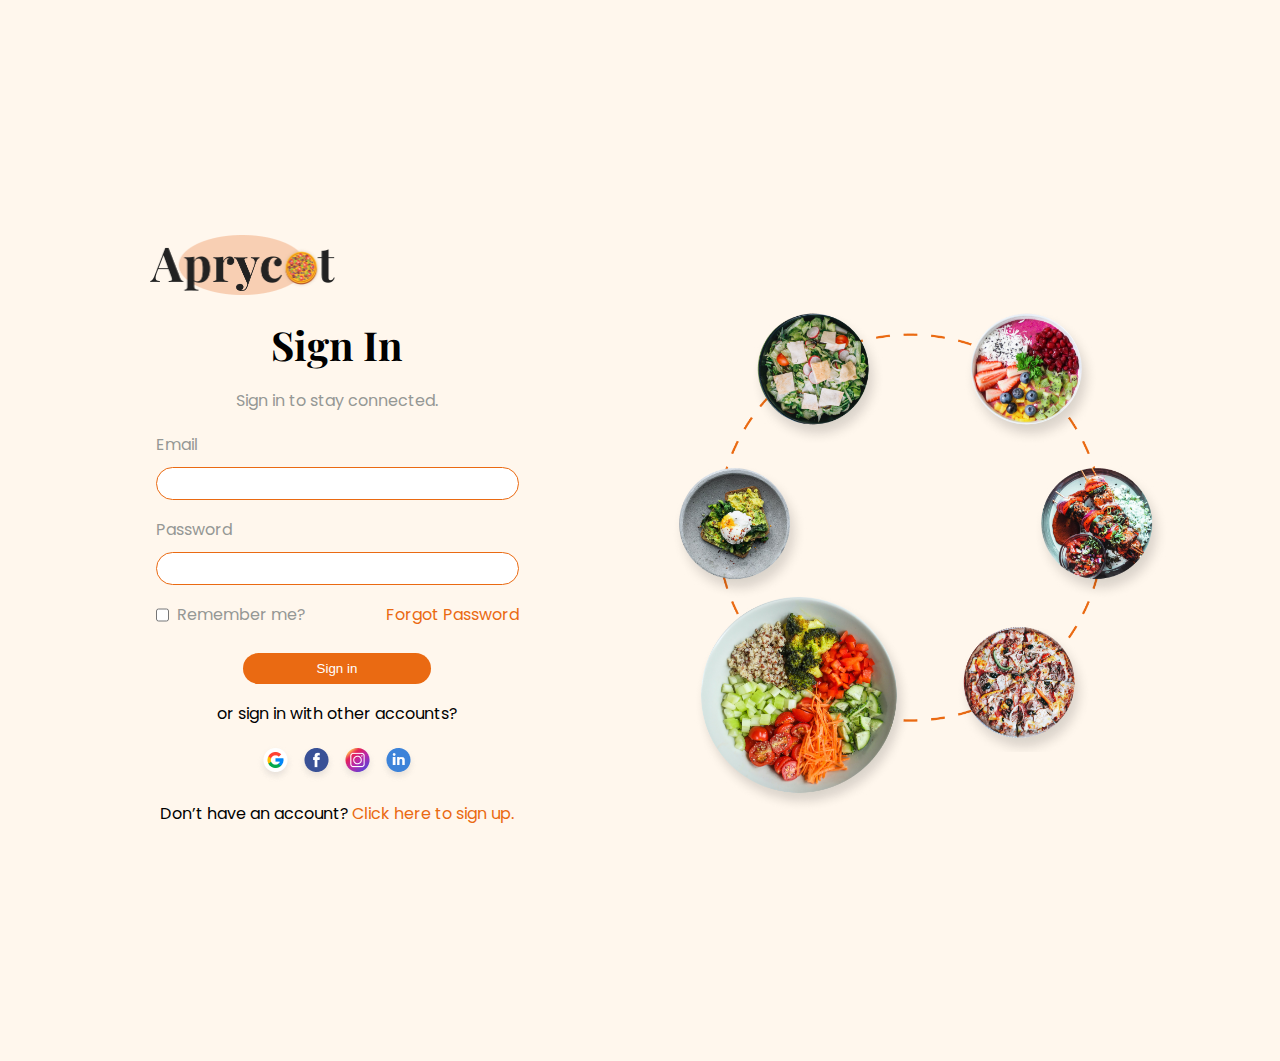
<file: index.html>
<!DOCTYPE html>
<html lang="pt-br">
<head>
    <meta charset="UTF-8">
    <meta name="viewport" content="width=device-width, initial-scale=1.0">
    <title>Aprycot Lite</title>
    <link rel="stylesheet" href="styles.css">
    <link rel="preconnect" href="https://fonts.googleapis.com">
    <link rel="preconnect" href="https://fonts.gstatic.com" crossorigin>
    <link href="https://fonts.googleapis.com/css2?family=Asap:ital,wght@0,100..900;1,100..900&family=Inconsolata:wght@200..900&family=Maven+Pro:wght@400..900&family=Playfair+Display:ital,wght@0,400..900;1,400..900&family=Poppins:ital,wght@0,100;0,200;0,300;0,400;0,500;0,600;0,700;0,800;0,900;1,100;1,200;1,300;1,400;1,500;1,600;1,700;1,800;1,900&family=Rajdhani:wght@300;400;500;600;700&family=Roboto:ital,wght@0,100;0,300;0,400;0,500;0,700;0,900;1,100;1,300;1,400;1,500;1,700;1,900&family=Sora:wght@100..800&display=swap" rel="stylesheet">
    <link rel="preconnect" href="https://fonts.googleapis.com">
    <link rel="preconnect" href="https://fonts.gstatic.com" crossorigin>
    <link rel="stylesheet" href="https://fonts.googleapis.com/css2?family=Poppins:ital,wght@0,100;0,200;0,300;0,400;0,500;0,600;0,700;0,800;0,900;1,100;1,200;1,300;1,400;1,500;1,600;1,700;1,800;1,900&display=swap">
</head>
<body>
    <div class="container">
        <div class="sign-in">
            <div class="logo-img">
                <img class="title" src="images/Title.png">
            </div>
            <div class="sign-in2">
                <div class="sign-area">
                    <div class="title-subtitle">
                        <h1>Sign In</h1>
                        <p>Sign in to stay connected.</p>
                    </div>
                    <form action="">
                        <div class="fields">
                            <div class="Email">
                                <p>Email</p>
                                <input type="email" name="email" id="email">
                            </div>
                            <div class="Password">
                                <p>Password</p>
                                <input type="password" name="password" id="password">
                            </div>
                            <div class="remember">
                                <div class="remember-me">
                                    <input type="checkbox" name="checkbox" id="checkbox">
                                    <p>Remember me?</p>
                                </div>
                                <a href="Reset-password.html">Forgot Password</a>
                            </div>
                        </div>
                        <button>Sign in</button>
                    </form>
                    <div class="sign-footer">
                        <p>or sign in with other accounts?</p>
                        <div class="social-links">
                            <img src="images/Gmail.png">
                            <img src="images/Facebook.png">
                            <img src="images/Instagram.png">
                            <img src="images/Linkedin.png">
                        </div>
                        <div class="sign-up">
                            <p>Don’t have an account?</p>
                            <a href="Sign-up.html">Click here to sign up.</a>
                        </div>
                    </div>
                </div>
            </div>
        </div>
        <div class="food-imgs">
            <img class="food-group" src="images/food-group.png">
            <img class="food-icon" src="images/food-icon.png">
        </div>
    </div>
</body>
</html>
</file>
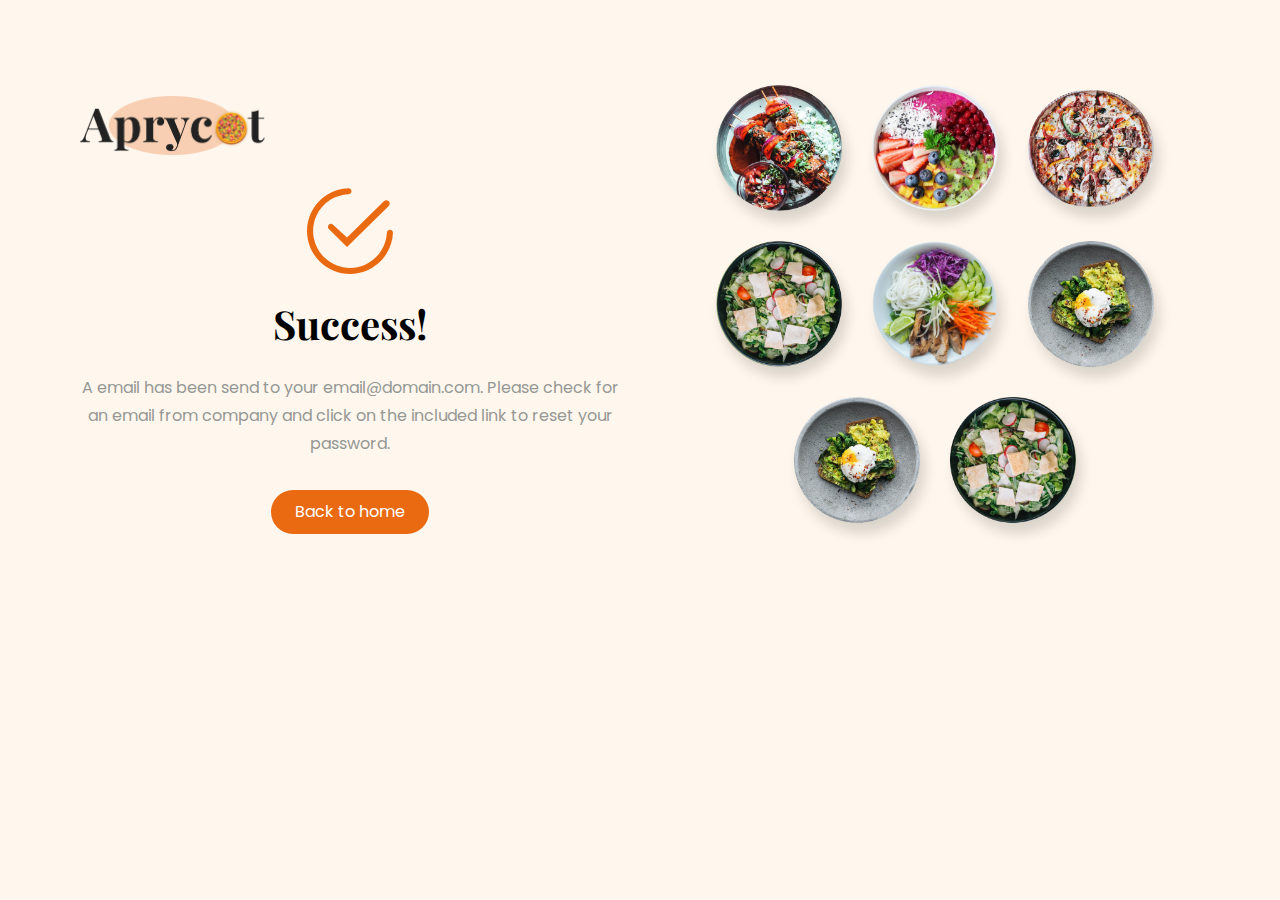
<file: Email.html>
<!DOCTYPE html>
<html lang="pt-br">
<head>
    <meta charset="UTF-8">
    <meta name="viewport" content="width=device-width, initial-scale=1.0">
    <title>Email</title>
    <link rel="stylesheet" href="Email.css">
    <link rel="preconnect" href="https://fonts.googleapis.com">
    <link rel="preconnect" href="https://fonts.gstatic.com" crossorigin>
    <link href="https://fonts.googleapis.com/css2?family=Asap:ital,wght@0,100..900;1,100..900&family=Inconsolata:wght@200..900&family=Maven+Pro:wght@400..900&family=Playfair+Display:ital,wght@0,400..900;1,400..900&family=Poppins:ital,wght@0,100;0,200;0,300;0,400;0,500;0,600;0,700;0,800;0,900;1,100;1,200;1,300;1,400;1,500;1,600;1,700;1,800;1,900&family=Rajdhani:wght@300;400;500;600;700&family=Roboto:ital,wght@0,100;0,300;0,400;0,500;0,700;0,900;1,100;1,300;1,400;1,500;1,700;1,900&family=Sora:wght@100..800&display=swap" rel="stylesheet">
    <link rel="preconnect" href="https://fonts.googleapis.com">
    <link rel="preconnect" href="https://fonts.gstatic.com" crossorigin>
    <link rel="stylesheet" href="https://fonts.googleapis.com/css2?family=Poppins:ital,wght@0,100;0,200;0,300;0,400;0,500;0,600;0,700;0,800;0,900;1,100;1,200;1,300;1,400;1,500;1,600;1,700;1,800;1,900&display=swap">
</head>
<body>
    <div class="container">
        <div class="Email">
            <div class="logo-img">
                <img src="images/Title.png">
            </div>
            <div class="success">
                <div class="success-top">
                    <img src="images/Success.svg">
                    <h1>Success!</h1>
                    <p>A email has been send to your email@domain.com. Please check for an email from company and click on the included link to reset your password.</p>
                </div>
                <a href="index.html">Back to home</a>
            </div>
        </div>
        <div class="dishes">
            <img src="images/prato1.png">
            <img src="images/prato2.png">
            <img src="images/prato3.png">
            <img src="images/prato4.png">
            <img src="images/prato5.png">
            <img src="images/prato6.png">
            <img src="images/prato7.png">
            <img src="images/prato8.png">
        </div>
    </div>
</body>
</html>
</file>
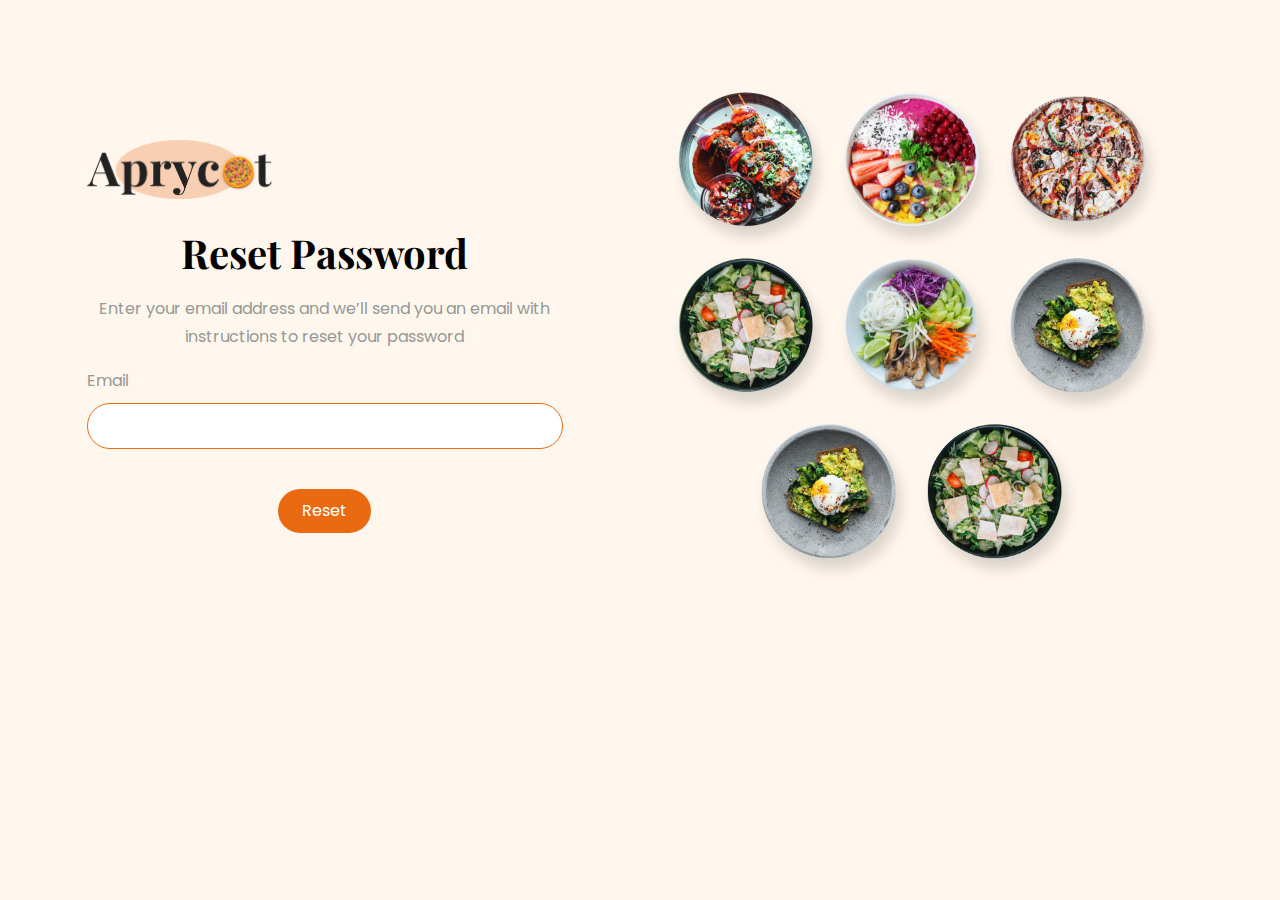
<file: Reset-password.html>
<!DOCTYPE html>
<html lang="pt-br">
<head>
    <meta charset="UTF-8">
    <meta name="viewport" content="width=device-width, initial-scale=1.0">
    <title>Reset password</title>
    <link rel="stylesheet" href="Reset-password.css">
    <link rel="preconnect" href="https://fonts.googleapis.com">
    <link rel="preconnect" href="https://fonts.gstatic.com" crossorigin>
    <link href="https://fonts.googleapis.com/css2?family=Asap:ital,wght@0,100..900;1,100..900&family=Inconsolata:wght@200..900&family=Maven+Pro:wght@400..900&family=Playfair+Display:ital,wght@0,400..900;1,400..900&family=Poppins:ital,wght@0,100;0,200;0,300;0,400;0,500;0,600;0,700;0,800;0,900;1,100;1,200;1,300;1,400;1,500;1,600;1,700;1,800;1,900&family=Rajdhani:wght@300;400;500;600;700&family=Roboto:ital,wght@0,100;0,300;0,400;0,500;0,700;0,900;1,100;1,300;1,400;1,500;1,700;1,900&family=Sora:wght@100..800&display=swap" rel="stylesheet">
    <link rel="preconnect" href="https://fonts.googleapis.com">
    <link rel="preconnect" href="https://fonts.gstatic.com" crossorigin>
    <link rel="stylesheet" href="https://fonts.googleapis.com/css2?family=Poppins:ital,wght@0,100;0,200;0,300;0,400;0,500;0,600;0,700;0,800;0,900;1,100;1,200;1,300;1,400;1,500;1,600;1,700;1,800;1,900&display=swap">
</head>
<body>
    <div class="container">
        <div class="confirm">
            <div class="logo-img">
                <img src="images/Title.png">
            </div>
            <div class="reset">
                <div class="reset-area">
                    <div class="title-subtitle">
                        <h1>Reset Password</h1>
                        <p>Enter your email address and we’ll send you an email with instructions to reset your password</p>
                    </div>
                    <div class="Email">
                        <p>Email</p>
                        <input type="email" name="email" id="email">
                    </div>
                </div>
                <a href="Email.html">Reset</a>
            </div>
        </div>
        <div class="dishes">
            <img src="images/prato1.png">
            <img src="images/prato2.png">
            <img src="images/prato3.png">
            <img src="images/prato4.png">
            <img src="images/prato5.png">
            <img src="images/prato6.png">
            <img src="images/prato7.png">
            <img src="images/prato8.png">
        </div>
    </div>
</body>
</html>
</file>
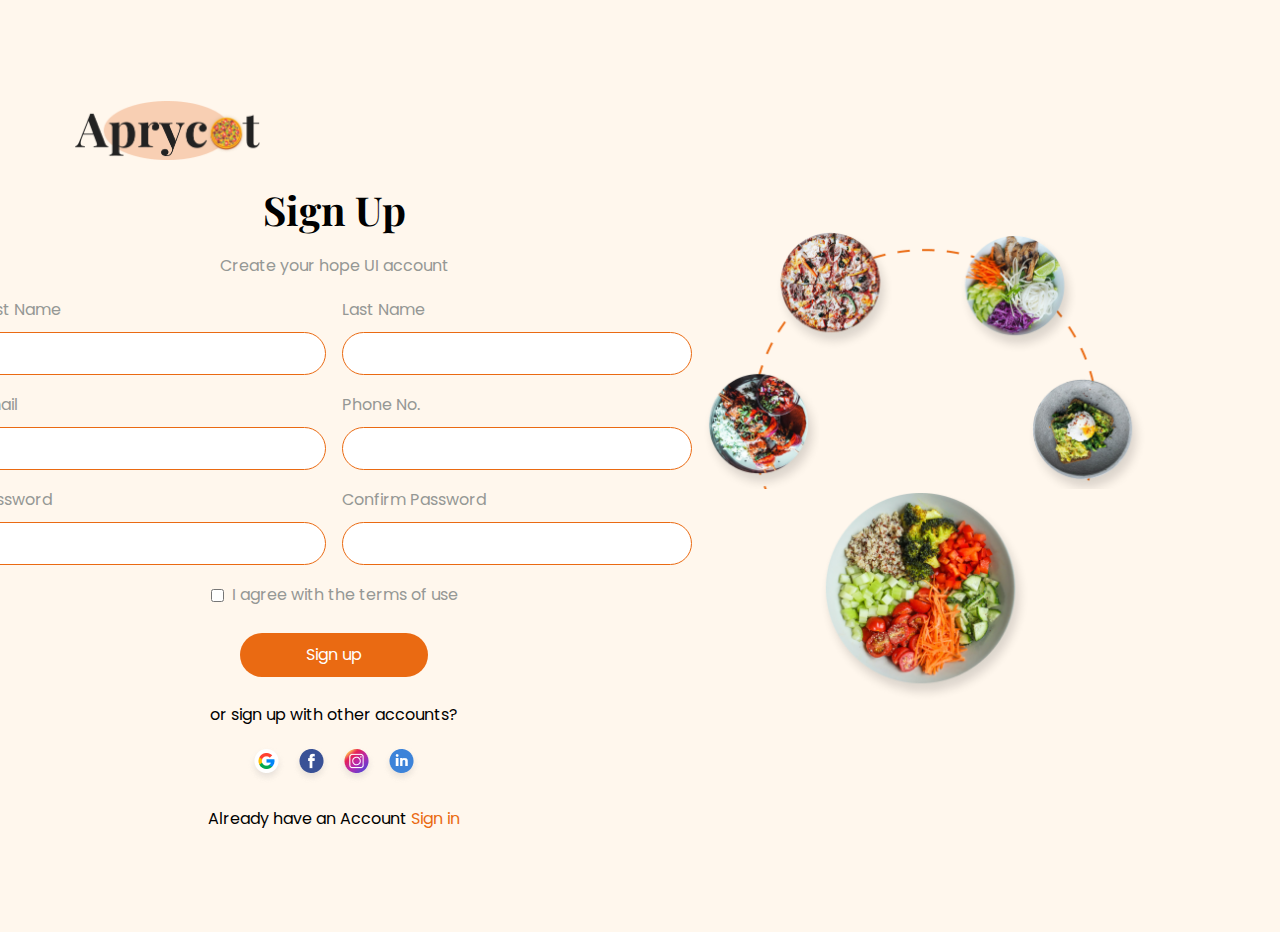
<file: Sign-up.html>
<!DOCTYPE html>
<html lang="pt-br">
<head>
    <meta charset="UTF-8">
    <meta name="viewport" content="width=device-width, initial-scale=1.0">
    <title>Sign up</title>
    <link rel="stylesheet" href="Sign-up.css">
    <link rel="preconnect" href="https://fonts.googleapis.com">
    <link rel="preconnect" href="https://fonts.gstatic.com" crossorigin>
    <link href="https://fonts.googleapis.com/css2?family=Asap:ital,wght@0,100..900;1,100..900&family=Inconsolata:wght@200..900&family=Maven+Pro:wght@400..900&family=Playfair+Display:ital,wght@0,400..900;1,400..900&family=Poppins:ital,wght@0,100;0,200;0,300;0,400;0,500;0,600;0,700;0,800;0,900;1,100;1,200;1,300;1,400;1,500;1,600;1,700;1,800;1,900&family=Rajdhani:wght@300;400;500;600;700&family=Roboto:ital,wght@0,100;0,300;0,400;0,500;0,700;0,900;1,100;1,300;1,400;1,500;1,700;1,900&family=Sora:wght@100..800&display=swap" rel="stylesheet">
    <link rel="preconnect" href="https://fonts.googleapis.com">
    <link rel="preconnect" href="https://fonts.gstatic.com" crossorigin>
    <link rel="stylesheet" href="https://fonts.googleapis.com/css2?family=Poppins:ital,wght@0,100;0,200;0,300;0,400;0,500;0,600;0,700;0,800;0,900;1,100;1,200;1,300;1,400;1,500;1,600;1,700;1,800;1,900&display=swap">
</head>
<body>
    <div class="container">
        <div class="sign-up">
            <div class="logo-img">
                <img src="images/Title.png">
            </div>
            <div class="sign-up-box">
                <div class="title-subtitle">
                    <h1>Sign Up</h1>
                    <p>Create your hope UI account</p>
                </div>
                <div class="sign-up-area">
                    <form action="">
                        <div class="name">
                            <div class="first-name">
                                <p>First Name</p>
                                <input type="text" id="first">
                            </div>
                            <div class="last-name">
                                <p>Last Name</p>
                                <input type="text" id="last">
                            </div>
                        </div>
                        <div class="gmail">
                            <div class="email">
                                <p>Email</p>
                                <input type="email" id="email">
                            </div>
                            <div class="phone-number">
                                <p>Phone No.</p>
                                <input type="tel" id="number">
                            </div>
                        </div>
                        <div class="pass">
                            <div class="password">
                                <p>Password</p>
                                <input type="password" id="password">
                            </div>
                            <div class="confirm">
                                <p>Confirm Password</p>
                                <input type="password" id="confirm">
                            </div>
                        </div>
                        <div class="agreement">
                            <input type="checkbox" name="checkbox" id="checkbox">
                            <p>I agree with the terms of use</p>
                        </div>
                    </form>
                    <button>Sign up</button>
                    <div class="sign-up-footer">
                        <p>or sign up with other accounts?</p>
                        <div class="social-links">
                            <img src="images/Gmail.png">
                            <img src="images/Facebook.png">
                            <img src="images/Instagram.png">
                            <img src="images/Linkedin.png">
                        </div>
                        <div class="sign-in">
                            <p>Already have an Account</p>
                            <a href="index.html">Sign in</a>
                        </div>
                    </div>
                </div>
            </div>
        </div>
        <div class="food-imgs">
            <img class="food-group2" src="images/food-group2.png">
            <img class="food-icon2" src="images/food-icon2.png">
        </div>
    </div>
</body>
</html>
</file>
<file: styles.css>
* {
    margin: 0;
    padding: 0;
    border: 0;
    text-decoration: none;
    outline: none;
}

body {
    background-color: rgb(255, 247, 237);
}

.container {
    display: flex;
    justify-content: space-between;
    margin: auto;
    padding: 233px 150px;
    max-width: 1920px;
}

.sign-in {
    display: flex;
    flex-direction: column;
    gap: 24px;
    max-width: 459px;
}

.sign-in2 {
    display: flex;
    flex-direction: column;
    gap: 16px;
    max-width: 459px;
}

.title {
    display: flex;
    align-items: center;
    width: 185px;
}

.sign-area {
    display: flex;
    flex-direction: column;
    align-items: center;
    gap: 16px;
}

.title-subtitle {
    display: flex;
    flex-direction: column;
    align-items: center;
    gap: 16px;
}

.title-subtitle h1 {
    font-family: 'Playfair display';
    font-size: 40px;
    font-weight: 700;
    line-height: 52px;
}

.title-subtitle p {
    text-align: center;
    font-family: 'Poppins';
    font-size: 16px;
    font-weight: 400;
    line-height: 28px;
    color: #959895;
}

form {
    display: flex;
    flex-direction: column;
    align-items: center;
    gap: 24px;
}

.fields {
    display: flex;
    flex-direction: column;
    gap: 16px;
}

.Email, .Password {
    display: flex;
    flex-direction: column;
    gap: 8px;
    max-width: 436px;
}

.Email p, .Password p {
    font-family: 'Poppins';
    font-size: 16px;
    font-weight: 400;
    line-height: 28px;
    color: #959895;
}

#email, #password {
    padding: 8px 16px;
    border: 1px solid #EA6A12;
    border-radius: 24px;
}

.remember {
    display: flex;
    justify-content: space-between;
    align-items: center;
    gap: 166px;
}

.remember-me {
    display: flex;
    gap: 8px;
}

.remember-me p {
    white-space: nowrap;
    font-family: 'Poppins';
    font-size: 16px;
    font-weight: 400;
    line-height: 28px;
    color: #959895;
}

.remember a {
    white-space: nowrap;
    font-family: 'Poppins';
    font-size: 16px;
    font-weight: 400;
    line-height: 28px;
    color: #EA6A12;
}

button {
    justify-content: center;
    padding: 8px 24px;
    border-radius: 24px;
    max-width: 188px;
    width: 100%;
    background-color: #EA6A12;
    color: white;
}

button:hover {
    cursor: pointer;
}

.sign-footer {
    display: flex;
    flex-direction: column;
    align-items: center;
    gap: 16px;
    width: 374px;
}

.sign-footer p {
    flex-wrap: nowrap;
    font-family: 'Poppins';
    font-size: 16px;
    font-weight: 400;
    line-height: 28px;
}

.social-links {
    display: flex;
    align-items: center;
}

.sign-up {
    display: flex;
    gap: 3px;
}

.sign-up a {
    font-family: 'Poppins';
    font-size: 16px;
    font-weight: 400;
    line-height: 28px;
    color: #EA6A12;
}

.sign-up a:hover {
    cursor: pointer;
}

.food-imgs {
    display: flex;
    align-items: center;
    position: relative;
}

.food-group {
    position: absolute;
    right: 40px;
}

.food-icon {
    position: absolute;
    right: 454px;
    bottom: -150px;
    width: 386px;
}

@media screen and (max-width: 1280px) {
    .remember {
        gap: 80px;
    }

    .remember-me p, .remember a {
        white-space: wrap;
    }

    .food-group {
        position: absolute;
        right: -40px;
        max-width: 500px;
        height: auto;
    }
    
    .food-icon {
        position: absolute;
        right: 217px;
        bottom: 15px;
        width: 220px;
    }
}

@media screen and (max-width: 1180px) {
    .container {
        padding: 75px;
    }
}

@media screen and (max-width: 1024px) {
    .container {
        flex-direction: column;
        align-items: center;
        gap: 60px;
    }

    .food-group {
        display: flex;
        position: relative;
        right: 0px;
        max-width: 500px;
        height: auto;
    }
    
    .food-icon {
        position: absolute;
        right: 255px;
        bottom: -40px;
        width: 200px;
    }
}

@media screen and (max-width: 590px) {
    .container {
        padding: 37.5px;
    }
}

@media screen and (max-width: 560px) {
    .food-group {
        display: flex;
        position: relative;
        right: 0px;
        max-width: 400px;
        height: auto;
    }
    
    .food-icon {
        position: absolute;
        right: 225px;
        bottom: -40px;
        width: 160px;
    }
}
</file>
<file: Email.css>
* {
    margin: 0;
    padding: 0;
    border: 0;
    text-decoration: none;
    outline: none;
}

body {
    background-color: rgb(255, 247, 237);
}

.container {
    display: flex;
    justify-content: space-between;
    align-items: center;
    margin: auto;
    padding: 321px 151px;
    gap: 60px;
    max-width: 1920px;
}

.Email {
    display: flex;
    flex-direction: column;
    gap: 24px;
    max-width: 540px;
}

.logo-img img {
    max-width: 185px;
}

.success {
    display: flex;
    flex-direction: column;
    align-items: center;
    gap: 32px;
}

.success-top {
    display: flex;
    flex-direction: column;
    align-items: center;
    gap: 24px;
}

.success-top img {
    max-width: 86px;
}

.success-top h1 {
    font-family: 'Playfair display';
    font-size: 40px;
    font-weight: 700;
    line-height: 52px;
}

.success-top p {
    text-align: center;
    font-family: 'Poppins';
    font-size: 16px;
    font-weight: 400;
    line-height: 28px;
    color: #959895;
}

a {
    padding: 8px 24px;
    border-radius: 24px;
    font-family: 'Poppins';
    font-size: 16px;
    font-weight: 400;
    line-height: 28px;
    max-width: 188px;
    background-color: #EA6A12;
    color: white;
}

button:hover {
    cursor: pointer;
}

.dishes {
    display: flex;
    justify-content: center;
    align-items: center;
    flex-wrap: wrap;
    width: 50%;
}

.dishes img {
    width: 30%;
}

@media screen and (max-width: 1440px) {
    .container {
        padding: 160.5px 75.5px;
    }
}

@media screen and (max-width: 1280px) {
    .container {
        padding: 80.25px;
    }
}

@media screen and (max-width: 1200px) {
    .container {
        padding: 40.125px;
    }
}

@media screen and (max-width: 1080px) {
    .container {
        flex-direction: column;
        align-items: center;
    }

    .dishes {
        width: 60%;
    }
}

@media screen and (max-width: 620px) {
    .dishes {
        width: 80%;
    }
}

@media screen and (max-width: 500px) {
    .container {
        padding: 27px;
    }
}

@media screen and (max-width: 499px) {
    .dishes {
        display: flex;
        justify-content: center;
        width: 100%;
    }
}
</file>
<file: Sign-up.css>
* {
    margin: 0;
    padding: 0;
    border: 0;
    text-decoration: none;
    outline: none;
}

body {
    background-color: rgb(255, 247, 237);
}

.container {
    display: flex;
    justify-content: space-between;
    margin: auto;
    padding: 197px 149px;
    max-width: 1920px;
}

.sign-up {
    display: flex;
    flex-direction: column;
    gap: 24px;
    max-width: 519px;
}

.logo-img {
    display: flex;
    align-items: center;
}

.logo-img img {
    max-width: 185px;
}

.sign-up-box {
    display: flex;
    flex-direction: column;
    align-items: center;
    gap: 16px;
}

.title-subtitle {
    display: flex;
    flex-direction: column;
    text-align: center;
    gap: 16px;
}

.title-subtitle h1 {
    font-family: 'Playfair display';
    font-size: 40px;
    font-weight: 700;
    line-height: 52px;
}

.title-subtitle p {
    text-align: center;
    font-family: 'Poppins';
    font-size: 16px;
    font-weight: 400;
    line-height: 28px;
    color: #959895;
}

.sign-up-area {
    display: flex;
    flex-direction: column;
    align-items: center;
    gap: 24px;
}

form {
    display: flex;
    flex-direction: column;
    align-items: center;
    gap: 16px;
}

.name, .gmail, .pass {
    display: flex;
    gap: 16px;
}

.first-name, .last-name, .email, .phone-number, .password, .confirm {
    display: flex;
    flex-direction: column;
    gap: 8px;
}

.first-name p, .last-name p, .email p, .phone-number p, .password p, .confirm p {
    font-family: 'Poppins';
    font-size: 16px;
    font-weight: 400;
    line-height: 28px;
    color: #959895;
}

.first-name input, .last-name input, .email input, .phone-number input, .password input, .confirm input {
    padding: 8px 16px;
    border: 1px solid #EA6A12;
    border-radius: 24px;
    font-family: 'Poppins';
    font-size: 16px;
}

.agreement {
    display: flex;
    align-items: center;
    gap: 8px;
}

.agreement p {
    font-family: 'Poppins';
    font-size: 16px;
    font-weight: 400;
    line-height: 28px;
    color: #959895;
}

button {
    padding: 8px 24px;
    border-radius: 24px;
    font-family: 'Poppins';
    font-size: 16px;
    font-weight: 400;
    line-height: 28px;
    max-width: 188px;
    width: 100%;
    background-color: #EA6A12;
    color: white;
}

button:hover {
    cursor: pointer;
}

.sign-up-footer {
    display: flex;
    flex-direction: column;
    align-items: center;
    gap: 16px;
}

.sign-up-footer p {
    font-family: 'Poppins';
    font-size: 16px;
    font-weight: 400;
    line-height: 28px;
}

.sign-in {
    display: flex;
    gap: 4px;
}

.sign-in a {
    font-family: 'Poppins';
    font-size: 16px;
    font-weight: 400;
    line-height: 28px;
    color: #EA6A12;
}

.sign-in a:hover {
    cursor: pointer;
}

.food-imgs {
    display: flex;
    flex-direction: column;
    justify-content: center;
    align-items: center;
}

.food-group2 {
    width: 80%;
}

.food-icon2 {
    width: 38%;
    z-index: 2;
}

@media screen and (max-width: 1707px) {
    .container {
        padding: 98.5px 74.5px;
        gap: 100px;
    }
}

@media screen and (max-width: 1280px) {
    .container {
        padding: 98.5px 74.5px;
        gap: 50px;
    }
}

@media screen and (max-width: 1170px) {
    .container {
        padding: 49.25px;
        gap: 25px;
    }
}

@media screen and (max-width: 1135px) {
    .container {
        flex-direction: column;
        align-items: center;
    }

    .name, .gmail, .pass {
        justify-content: center;
    }

    .first-name input, .last-name input, .email input, .phone-number input, .password input, .confirm input {
        width: 85%;
    }

}

@media screen and (max-width: 500px) {
    .container {
        padding: 24.625px;
    }

    .first-name p, .last-name p, .email p, .phone-number p, .password p, .confirm p {
        white-space: nowrap;
    }

    .first-name input, .last-name input, .email input, .phone-number input, .password input, .confirm input {
        width: 80%;
    }

    .food-group2 {
        width: 100%;
    }
    
    .food-icon2 {
        width: 45%;
    }
}
</file>
